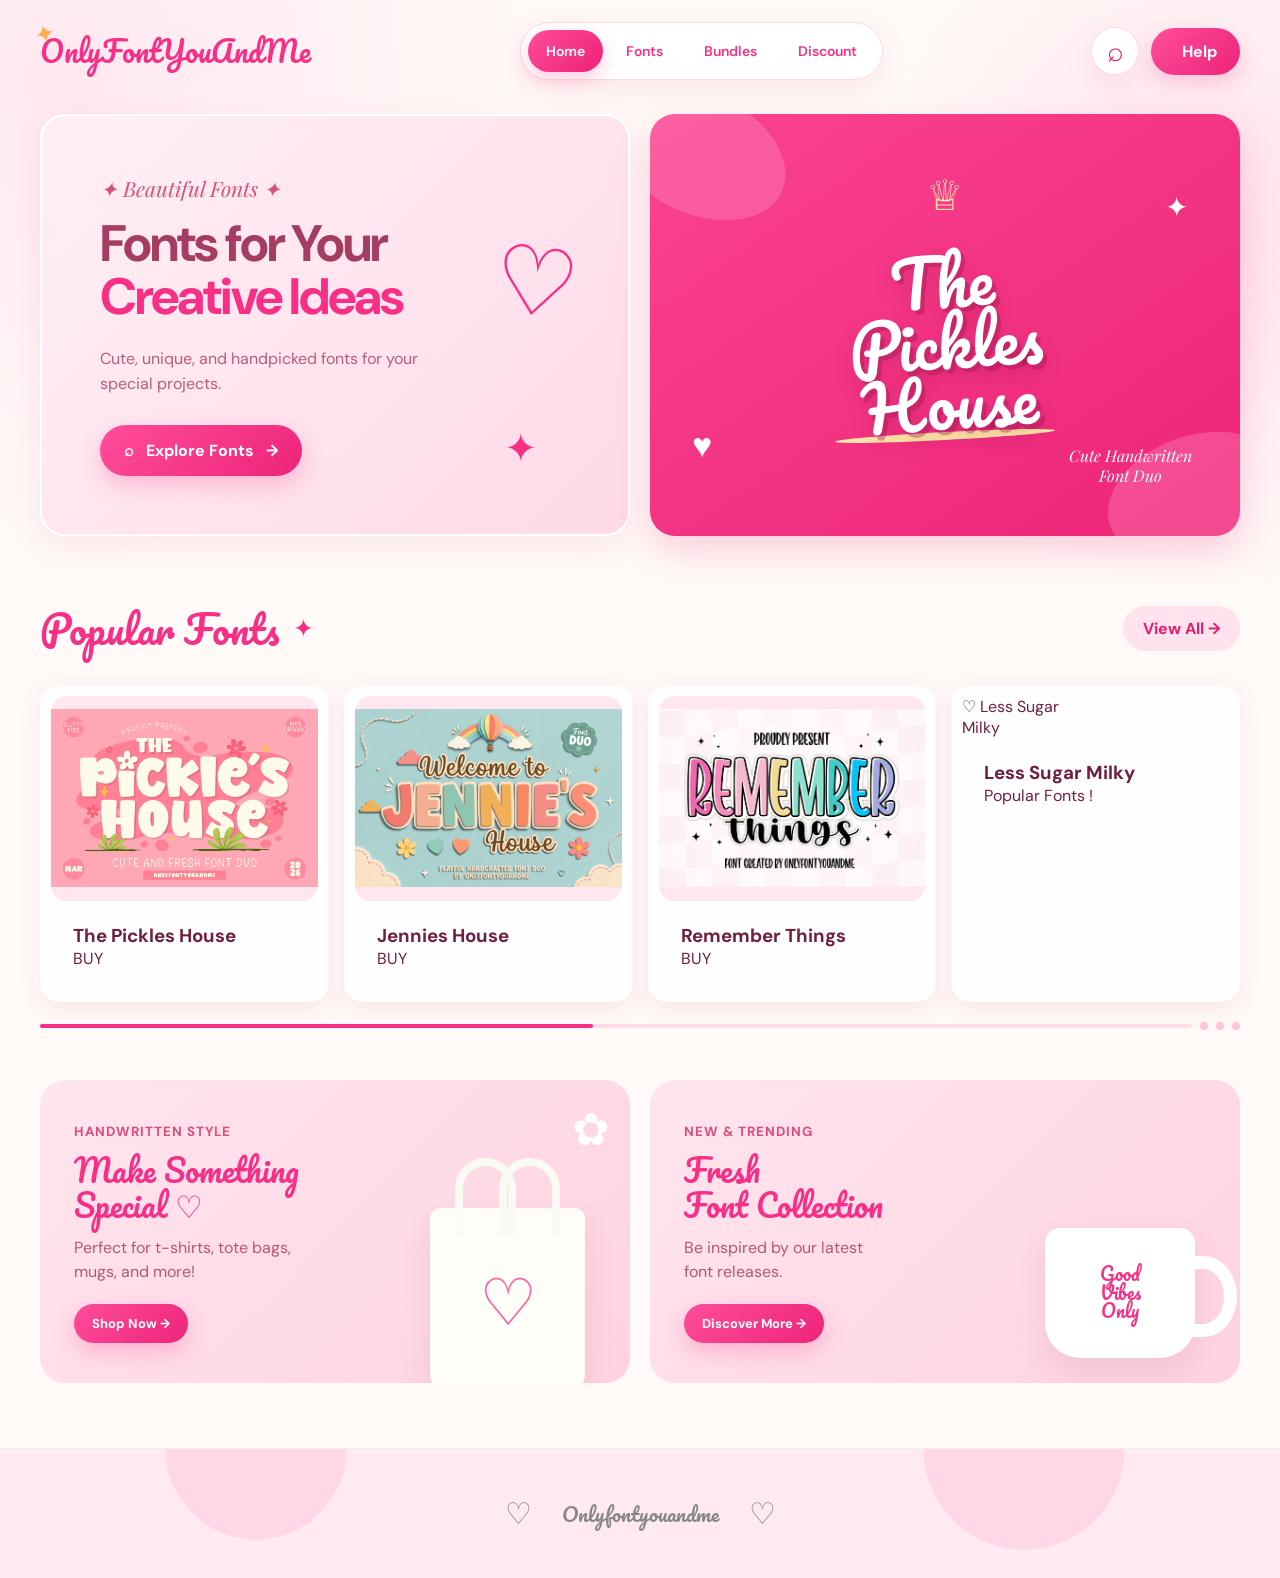
<file: index.html>
<!DOCTYPE html>
<html lang="id">
<head>
    <meta charset="UTF-8">
    <meta name="viewport" content="width=device-width, initial-scale=1.0">

    <title>OnlyFontYouAndMe — Font Marketplace</title>

    <link rel="stylesheet" href="style.css">

    <!-- Google Fonts -->
    <link rel="preconnect" href="https://fonts.googleapis.com">
    <link rel="preconnect" href="https://fonts.gstatic.com" crossorigin>
    <link href="https://fonts.googleapis.com/css2?family=DM+Sans:wght@400;500;600;700&family=Pacifico&family=Playfair+Display:ital,wght@0,500;0,600;1,500&display=swap" rel="stylesheet">
</head>

<body>

    <!-- HEADER -->
    <header class="header">
        <a href="#" class="logo">
            <span class="logo-star">✦</span>
            <span class="logo-main">OnlyFontYouAndMe</span>
        </a>

        <nav class="nav">
            <a href="#" class="nav-active"><span>Home</span></a>
            <a href="view-all.html"><span>Fonts</span></a>
            <a href="#bundles"><span>Bundles</span></a>
            <a href="#discount"><span>Discount</span></a>
        </nav>

        <div class="header-actions">
            <button class="search-btn" aria-label="Search">⌕</button>
            <a href="#help" class="help-btn"> &nbsp; Help</a>
        </div>
    </header>


    <main>

        <!-- HERO -->
        <section class="hero">

            <div class="hero-card hero-intro">
                <div class="small-label">✦ Beautiful Fonts ✦</div>

                <h1>
                    Fonts for Your
                    <span>Creative Ideas</span>
                </h1>

                <p>
                    Cute, unique, and handpicked fonts
                    for your special projects.
                </p>

                <a href="#fonts" class="pink-btn">
                    ⌕ &nbsp; Explore Fonts &nbsp; →
                </a>

                <div class="doodle heart">♡</div>
                <div class="doodle sparkle">✦</div>
            </div>


            <div class="hero-card hero-product">
                <div class="blob blob-one"></div>
                <div class="blob blob-two"></div>

                <div class="crown">♕</div>

                <div class="hero-font">
                    The<br>
                    Pickles<br>
                    House
                </div>

                <div class="hero-line"></div>
                <div class="hero-caption">Cute Handwritten<br>Font Duo</div>

                <span class="hero-heart">♥</span>
                <span class="hero-star">✦</span>
            </div>

        </section>


        <!-- POPULAR FONTS -->
        <section class="fonts-section" id="fonts">

            <div class="section-heading">
                <div>
                    <h2>Popular Fonts</h2>
                    <span class="heading-spark">✦</span>
                </div>

                <a href="view-all.html" class="view-all">View All →</a>
            </div>


            <div class="font-grid">

                <article class="font-card">
                    <div class="font-image">
                        <img src="pickles-house.png" alt="The Pickles House">
                    </div>
                    <div class="font-info">
                        <h3>The Pickles House</h3>
                        <a href="https://www.creativefabrica.com/product/the-pickles-house/ref/932368/?sharedfrom=pdp" class="tag">BUY</a>
                    </div>
                </article>


                <article class="font-card">
                    <div class="font-image">
                        <img src="jennies-house.png" alt="Jennies House">
                    </div>
                    <div class="font-info">
                        <h3>Jennies House</h3>
                        <a href="https://www.creativefabrica.com/product/the-pickles-house/ref/932368/?sharedfrom=pdp" class="tag">BUY</a>
                    </div>
                </article>


                <article class="font-card">
                    <div class="font-image">
                        <img src="remember-things.png" alt="Remember Things">
                    </div>
                    <div class="font-info">
                        <h3>Remember Things</h3>
                        <a href="https://www.creativefabrica.com/product/the-pickles-house/ref/932368/?sharedfrom=pdp" class="tag">BUY</a>
                    </div>
                </article>


                <article class="font-card">
                    <div class="font-preview milky">
                        <span>♡</span>
                        Less Sugar<br>Milky
                    </div>
                    <div class="font-info">
                        <h3>Less Sugar Milky</h3>
                        <a href="#" class="tag">Popular Fonts !</a>
                    </div>
                </article>

            </div>


            <div class="slider">
                <div class="slider-progress"></div>
                <span></span>
                <span></span>
                <span></span>
            </div>

        </section>


        <!-- PROMO BANNERS -->
        <section class="promos" id="bundles">

            <article class="promo-card promo-tote">
                <div class="promo-content">
                    <small>HANDWRITTEN STYLE</small>
                    <h2>Make Something<br>Special ♡</h2>
                    <p>Perfect for t-shirts, tote bags,<br>mugs, and more!</p>
                    <a href="#" class="pink-btn small">Shop Now →</a>
                </div>

                <div class="fake-tote">
                    <div>♡</div>
                </div>

                <div class="flowers">✿</div>
            </article>


            <article class="promo-card promo-mug" id="discount">
                <div class="promo-content">
                    <small>NEW & TRENDING</small>
                    <h2>Fresh<br>Font Collection</h2>
                    <p>Be inspired by our latest<br>font releases.</p>
                    <a href="#" class="pink-btn small">Discover More →</a>
                </div>

                <div class="fake-mug">
                    <span>Good<br>Vibes<br>Only</span>
                </div>
            </article>

        </section>

    </main>


    <!-- FOOTER -->
    <footer class="footer" id="help">
        <div class="footer-heart">♡</div>
        <div class="footer-brand">Onlyfontyouandme</div>
        <div class="footer-heart">♡</div>
    </footer>

</body>
</html>
</file>
<file: style.css>
/* =========================================================
   ONLYFONTYOUANDME — FONT MARKETPLACE UI
   ========================================================= */

:root {
    --pink: #f72f87;
    --pink-dark: #e51d70;
    --pink-soft: #ffdce9;
    --pink-light: #fff0f5;
    --cream: #fffaf7;
    --text: #9c3b61;
    --text-dark: #70203f;
    --white: #ffffff;
    --shadow: 0 10px 30px rgba(220, 61, 119, 0.10);
    --radius: 24px;
}

* {
    box-sizing: border-box;
    margin: 0;
    padding: 0;
}

html {
    scroll-behavior: smooth;
}

body {
    background:
        radial-gradient(circle at 5% 5%, #ffe8f0 0, transparent 25%),
        radial-gradient(circle at 95% 15%, #ffe0ec 0, transparent 20%),
        var(--cream);
    color: var(--text-dark);
    font-family: "DM Sans", sans-serif;
    overflow-x: hidden;
}

a {
    color: inherit;
    text-decoration: none;
}

button {
    font: inherit;
}


/* =========================================================
   HEADER
   ========================================================= */

.header {
    width: min(1200px, calc(100% - 48px));
    margin: 22px auto 34px;

    display: flex;
    align-items: center;
    justify-content: space-between;
    gap: 25px;
}

.logo {
    position: relative;
    min-width: 175px;
    color: var(--pink);
    line-height: 0.8;
}

.logo-main {
    display: block;
    font-family: "Pacifico", cursive;
    font-size: 29px;
}

.logo-sub {
    display: block;
    margin-left: 42px;
    margin-top: 5px;
    font-family: "Pacifico", cursive;
    font-size: 13px;
}

.logo-star {
    position: absolute;
    left: -5px;
    top: -14px;
    color: #ffad4d;
    font-size: 25px;
    transform: rotate(-15deg);
}

.nav {
    display: flex;
    align-items: center;
    gap: 5px;
    padding: 7px;

    background: white;
    border: 1px solid #ffd9e6;
    border-radius: 50px;
    box-shadow: var(--shadow);
}

.nav a {
    padding: 12px 18px;
    border-radius: 30px;
    color: var(--pink);
    font-weight: 600;
    font-size: 14px;
    transition: 0.25s ease;
}

.nav a:hover {
    background: var(--pink-soft);
}

.nav .nav-active {
    color: white;
    background: linear-gradient(135deg, #ff4d9a, #ee2178);
    box-shadow: 0 7px 18px rgba(247, 47, 135, 0.25);
}

.header-actions {
    display: flex;
    align-items: center;
    gap: 12px;
}

.search-btn {
    width: 48px;
    height: 48px;
    border: 1px solid #ffd9e6;
    border-radius: 50%;
    background: white;
    color: var(--pink-dark);
    font-size: 28px;
    cursor: pointer;
    box-shadow: var(--shadow);
}

.help-btn {
    padding: 13px 23px;
    border-radius: 30px;
    background: linear-gradient(135deg, #ff4d9a, #ed247a);
    color: white;
    font-weight: 700;
    box-shadow: 0 8px 20px rgba(247, 47, 135, 0.22);
}


/* =========================================================
   MAIN WIDTH
   ========================================================= */

main {
    width: min(1200px, calc(100% - 48px));
    margin: auto;
}


/* =========================================================
   HERO
   ========================================================= */

.hero {
    display: grid;
    grid-template-columns: 1fr 1fr;
    gap: 20px;
}

.hero-card {
    min-height: 420px;
    position: relative;
    overflow: hidden;
    border-radius: 25px;
}

.hero-intro {
    padding: 58px 58px;
    background: linear-gradient(135deg, #fff0f5, #ffd9e8);
    border: 2px solid white;
    box-shadow: var(--shadow);
}

.small-label {
    color: #db4e7d;
    font-family: "Playfair Display", serif;
    font-style: italic;
    font-size: 21px;
    margin-bottom: 15px;
}

.hero-intro h1 {
    max-width: 450px;
    color: #a53c61;
    font-size: clamp(38px, 4vw, 62px);
    line-height: 1.04;
    letter-spacing: -2px;
}

.hero-intro h1 span {
    display: block;
    color: var(--pink);
}

.hero-intro p {
    max-width: 330px;
    margin: 22px 0 28px;
    color: #b95c7b;
    line-height: 1.6;
    font-size: 16px;
}

.pink-btn {
    display: inline-flex;
    align-items: center;
    padding: 15px 24px;
    border-radius: 40px;
    color: white;
    background: linear-gradient(135deg, #ff4d9a, #ed247a);
    box-shadow: 0 9px 22px rgba(247, 47, 135, 0.25);
    font-weight: 700;
    transition: transform 0.2s ease, box-shadow 0.2s ease;
}

.pink-btn:hover {
    transform: translateY(-3px);
    box-shadow: 0 13px 25px rgba(247, 47, 135, 0.32);
}

.doodle {
    position: absolute;
    color: var(--pink);
}

.heart {
    right: 50px;
    top: 105px;
    font-size: 95px;
    transform: rotate(8deg);
}

.sparkle {
    right: 90px;
    bottom: 60px;
    font-size: 40px;
}

.hero-product {
    display: flex;
    align-items: center;
    justify-content: center;
    text-align: center;
    background: linear-gradient(145deg, #fa4390, #ed2478);
    color: white;
    box-shadow: 0 15px 35px rgba(236, 39, 119, 0.20);
}

.blob {
    position: absolute;
    width: 180px;
    height: 120px;
    border-radius: 50%;
    background: rgba(255, 158, 202, 0.30);
}

.blob-one {
    left: -40px;
    top: -20px;
    transform: rotate(25deg);
}

.blob-two {
    right: -45px;
    bottom: -20px;
    transform: rotate(-20deg);
}

.crown {
    position: absolute;
    top: 54px;
    font-size: 42px;
    color: #ffe9a9;
}

.hero-font {
    position: relative;
    z-index: 2;
    margin-top: 35px;
    font-family: "Pacifico", cursive;
    font-size: clamp(47px, 5vw, 72px);
    line-height: 0.95;
    color: white;
    text-shadow:
        4px 5px 0 rgba(153, 21, 76, 0.35),
        0 10px 20px rgba(106, 0, 45, 0.18);
    transform: rotate(-4deg);
}

.hero-line {
    position: absolute;
    width: 220px;
    height: 8px;
    bottom: 96px;
    background: #ffe7a8;
    border-radius: 50%;
    transform: rotate(-3deg);
}

.hero-caption {
    position: absolute;
    bottom: 50px;
    right: 48px;
    font-family: "Playfair Display", serif;
    font-style: italic;
    font-size: 16px;
    line-height: 1.25;
}

.hero-heart {
    position: absolute;
    left: 42px;
    bottom: 68px;
    font-size: 34px;
}

.hero-star {
    position: absolute;
    right: 52px;
    top: 75px;
    font-size: 28px;
}


/* =========================================================
   SECTION HEADING
   ========================================================= */

.fonts-section {
    padding: 58px 0 38px;
}

.section-heading {
    display: flex;
    align-items: center;
    justify-content: space-between;
    margin-bottom: 22px;
}

.section-heading > div {
    display: flex;
    align-items: center;
    gap: 14px;
}

.heading-deco {
    color: #ffae4f;
    font-size: 40px;
    transform: rotate(-12deg);
}

.section-heading h2 {
    color: var(--pink);
    font-family: "Pacifico", cursive;
    font-size: 39px;
    font-weight: 400;
}

.heading-spark {
    color: var(--pink);
    font-size: 25px;
}

.view-all {
    padding: 12px 20px;
    border-radius: 30px;
    background: #ffe2ed;
    color: var(--pink-dark);
    font-weight: 700;
}


/* =========================================================
   FONT CARDS
   ========================================================= */

.font-image {
    position: relative;
    width: 100%;
    height: 205px;
    overflow: hidden;
    border-radius: 16px;
    background: #ffe6ef;
}

.font-image img {
    width: 100%;
    height: 100%;
    display: block;
   aspect-ratio: 6 / 4;


    object-fit: contain;

    transition:
        transform 0.35s ease,
        filter 0.35s ease;
}

.font-card:hover .font-image img {
    transform: scale(1.04);
}


.font-grid {
    display: grid;
    grid-template-columns: repeat(4, 1fr);
    gap: 18px;
}

.font-card {
    position: relative;
    padding: 10px;
    background: white;
    border: 1px solid #ffd6e5;
    border-radius: 22px;
    box-shadow: 0 7px 22px rgba(209, 55, 110, 0.10);
    transition: 0.25s ease;
}

.font-card:hover {
    transform: translateY(-7px);
    box-shadow: 0 16px 30px rgba(209, 55, 110, 0.17);
}




/* =========================================================
   SLIDER LINE
   ========================================================= */

.slider {
    display: flex;
    align-items: center;
    gap: 8px;
    margin-top: 20px;
}

.slider-progress {
    height: 4px;
    flex: 1;
    position: relative;
    border-radius: 20px;
    background: #ffdbe8;
}

.slider-progress::before {
    content: "";
    position: absolute;
    left: 0;
    top: 0;
    width: 48%;
    height: 100%;
    border-radius: 20px;
    background: var(--pink);
}

.slider span {
    width: 8px;
    height: 8px;
    border-radius: 50%;
    background: #ffc5da;
}


/* =========================================================
   PROMO BANNERS
   ========================================================= */

.promos {
    display: grid;
    grid-template-columns: 1fr 1fr;
    gap: 20px;
    padding: 12px 0 65px;
}

.promo-card {
    position: relative;
    min-height: 300px;
    overflow: hidden;
    padding: 40px 34px;
    border-radius: 25px;
    background: linear-gradient(135deg, #ffe5ee, #ffd2e2);
}

.promo-content {
    position: relative;
    z-index: 3;
}

.promo-content small {
    color: #dc4c7c;
    font-weight: 700;
    letter-spacing: 1px;
}

.promo-content h2 {
    margin: 12px 0;
    color: var(--pink);
    font-family: "Pacifico", cursive;
    font-weight: 400;
    font-size: 31px;
    line-height: 1.15;
}

.promo-content p {
    margin-bottom: 20px;
    color: #b55676;
    line-height: 1.5;
}

.pink-btn.small {
    padding: 11px 18px;
    font-size: 13px;
}

.fake-tote {
    position: absolute;
    right: 45px;
    bottom: -15px;

    width: 155px;
    height: 190px;

    border-radius: 10px 10px 25px 25px;
    background: #fffdf7;
    box-shadow: 0 15px 30px rgba(150, 73, 92, 0.12);

    display: flex;
    justify-content: center;
    align-items: center;
}

.fake-tote::before,
.fake-tote::after {
    content: "";
    position: absolute;
    width: 45px;
    height: 70px;
    top: -50px;
    border: 8px solid #f9faf2;
    border-bottom: 0;
    border-radius: 35px 35px 0 0;
}

.fake-tote::before {
    left: 25px;
}

.fake-tote::after {
    right: 25px;
}

.fake-tote div {
    font-size: 65px;
    color: #ff5c9d;
}

.flowers {
    position: absolute;
    right: 20px;
    top: 20px;
    font-size: 45px;
    color: #fff;
}

.fake-mug {
    position: absolute;
    right: 45px;
    bottom: 25px;

    width: 150px;
    height: 130px;
    border-radius: 15px 15px 35px 35px;

    background: #fff;
    box-shadow: 0 15px 30px rgba(150, 73, 92, 0.12);

    display: flex;
    align-items: center;
    justify-content: center;

    color: var(--pink);
    text-align: center;
    font-family: "Pacifico", cursive;
    font-size: 18px;
    line-height: 1.05;
}

.fake-mug::after {
    content: "";
    position: absolute;
    right: -42px;
    top: 28px;
    width: 55px;
    height: 55px;
    border: 13px solid white;
    border-left: 0;
    border-radius: 0 50% 50% 0;
}


/* =========================================================
   FOOTER
   ========================================================= */

.footer {
    min-height: 130px;
    display: flex;
    align-items: center;
    justify-content: center;
    gap: 30px;

    background:
        radial-gradient(circle at 20% 0%, #ffd7e6 0 90px, transparent 91px),
        radial-gradient(circle at 80% 0%, #ffd7e6 0 100px, transparent 101px),
        #ffeaf2;

    color: var(--pink);
}

.footer-brand {
    font-family: "Pacifico", cursive;
    font-size: 20px;
}

.footer-heart {
    font-size: 30px;
}


/* =========================================================
   RESPONSIVE
   ========================================================= */

@media (max-width: 950px) {

    .header {
        flex-wrap: wrap;
    }

    .nav {
        order: 3;
        width: 100%;
        justify-content: center;
    }

    .hero {
        grid-template-columns: 1fr;
    }

    .hero-card {
        min-height: 360px;
    }

    .font-grid {
        grid-template-columns: repeat(2, 1fr);
    }

    .promos {
        grid-template-columns: 1fr;
    }
}


@media (max-width: 600px) {

    .header,
    main {
        width: min(100% - 24px, 1200px);
    }

    .header {
        margin-top: 14px;
    }

    .logo {
        min-width: auto;
    }

    .logo-main {
        font-size: 23px;
    }

    .logo-sub {
        font-size: 10px;
        margin-left: 30px;
    }

    .header-actions {
        gap: 6px;
    }

    .search-btn {
        width: 40px;
        height: 40px;
    }

    .help-btn {
        padding: 10px 14px;
    }

    .nav {
        overflow-x: auto;
        justify-content: flex-start;
    }

    .nav a {
        padding: 10px 13px;
        white-space: nowrap;
        font-size: 12px;
    }

    .hero-intro {
        padding: 40px 30px;
    }

    .hero-intro h1 {
        font-size: 42px;
    }

    .hero-product {
        min-height: 350px;
    }

    .hero-font {
        font-size: 53px;
    }

    .section-heading h2 {
        font-size: 29px;
    }

    .view-all {
        padding: 9px 13px;
        font-size: 12px;
    }

    .font-grid {
        grid-template-columns: 1fr 1fr;
        gap: 10px;
    }

    .font-preview {
        height: 145px;
        font-size: 25px;
    }

    .jennies {
        font-size: 28px;
    }

    .strawberry,
    .milky {
        font-size: 23px;
    }

    .font-info h3 {
        font-size: 11px;
    }

    .tag {
        font-size: 9px;
        padding: 6px 8px;
    }

    .favorite {
        width: 29px;
        height: 29px;
        font-size: 17px;
    }

    .promo-card {
        padding: 30px 24px;
        min-height: 280px;
    }

    .fake-tote,
    .fake-mug {
        opacity: 0.55;
        right: 15px;
    }

    .promo-content h2 {
        font-size: 27px;
    }
}

/* =========================================================
   View All
   ========================================================= */

css
/* =========================================
   FONT PAGE
========================================= */



.fonts-page {
    width: 100%;
    max-width: 1400px;
    margin: 0 auto;
    padding: 80px 40px;
}


/* =========================================
   PAGE HEADING
========================================= */

.page-heading {
    text-align: center;
    max-width: 700px;
    margin: 0 auto 60px;
}

.small-title {
    margin: 0 0 12px;
    font-size: 13px;
    font-weight: 700;
    letter-spacing: 3px;
    text-transform: uppercase;
    color: #888;
}

.page-heading h1 {
    margin: 0;
    font-size: 52px;
    line-height: 1.1;
    font-weight: 700;
    color: #222;
}

.page-heading .description {
    margin: 20px auto 0;
    max-width: 550px;
    font-size: 16px;
    line-height: 1.7;
    color: #777;
}


/* =========================================
   FONT GRID
========================================= */

.font-grid {
    display: grid;

    grid-template-columns: repeat(4, 1fr);

    gap: 15px;
}


/* =========================================
   FONT CARD VIEW ALL
========================================= */

.font-card {
    background: #fefefe;

    border: 1px solid #fcfbfb;
    border-radius: 18px;

    overflow: hidden;

    transition:
        transform 0.3s ease,
        box-shadow 0.3s ease,
        border-color 0.3s ease;
}

.font-card:hover {
    transform: translateY(-6px);

    border-color: #ddd;

    box-shadow: 0 18px 45px rgba(0, 0, 0, 0.08);
}



/* =========================================
   FONT IMAGE
========================================= */

.font-image-link {
    display: block;

    overflow: hidden;

    background: #fcfbfb;
}

.font-image-link img {
    display: block;

    width: 100%;
    aspect-ratio: 6 / 4;

    object-fit: cover;

    transition: transform 0.5s ease;
}

.font-card:hover .font-image-link img {
    transform: scale(1.04);
}


/* =========================================
   FONT INFORMATION
========================================= */

.font-info {
    padding: 22px;
}

.font-info h2 {
    margin: 0;

    font-size: 19px;
    line-height: 1.3;

    font-weight: 700;

    color: #222;
}

.font-info p {
    margin: 8px 0 20px;

    font-size: 14px;
    line-height: 1.5;

    color: #888;
}


/* =========================================
   PRICE + BUY
========================================= */

.font-bottom {
    display: flex;

    align-items: center;
    justify-content: space-between;

    gap: 15px;
}

.price {
    font-size: 18px;
    font-weight: 700;

    color: #222;
}

.buy-button {
    display: inline-flex;

    align-items: center;
    justify-content: center;

    min-width: 80px;

    padding: 10px 18px;

    border-radius: 50px;

    background: #222;
    color: #fff;

    text-decoration: none;

    font-size: 14px;
    font-weight: 600;

    transition:
        background 0.25s ease,
        transform 0.25s ease;
}

.buy-button:hover {
    background: #000;

    transform: translateY(-2px);
}


/* =========================================
   FOOTER
========================================= */

.footer {
    padding: 40px 20px;

    text-align: center;

    border-top: 1px solid #eee;

    color: #888;

    font-size: 13px;
}


/* =========================================
   TABLET
========================================= */

@media (max-width: 1100px) {

    .fonts-page {
        padding: 70px 30px;
    }

    .font-grid {
        grid-template-columns: repeat(3, 1fr);

        gap: 24px;
    }

    .page-heading h1 {
        font-size: 44px;
    }

}


/* =========================================
   SMALL TABLET
========================================= */

@media (max-width: 800px) {

    .fonts-page {
        padding: 60px 25px;
    }

    .font-grid {
        grid-template-columns: repeat(2, 1fr);

        gap: 20px;
    }

    .page-heading {
        margin-bottom: 45px;
    }

    .page-heading h1 {
        font-size: 38px;
    }

}


/* =========================================
   MOBILE
========================================= */

@media (max-width: 520px) {

    .fonts-page {
        padding: 50px 18px;
    }

    .page-heading {
        margin-bottom: 35px;
    }

    .small-title {
        font-size: 11px;
        letter-spacing: 2px;
    }

    .page-heading h1 {
        font-size: 32px;
    }

    .page-heading .description {
        font-size: 14px;
    }

    .font-grid {
        grid-template-columns: 1fr;

        gap: 20px;
    }

    .font-info {
        padding: 18px;
    }

    .font-info h2 {
        font-size: 18px;
    }

}
</file>
